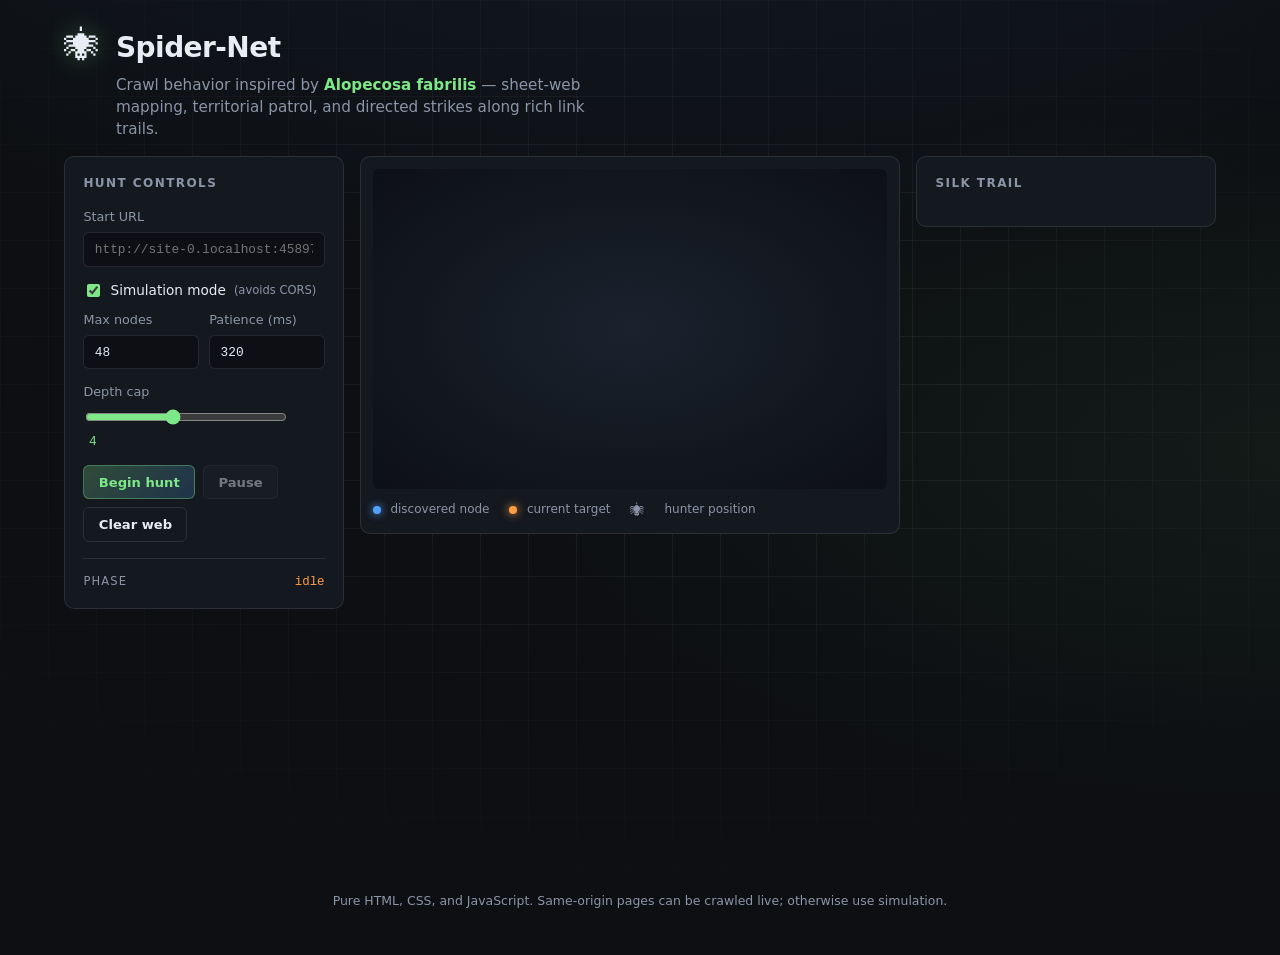
<file: index.html>
<!DOCTYPE html>
<html lang="en">
<head>
  <meta charset="UTF-8" />
  <meta name="viewport" content="width=device-width, initial-scale=1" />
  <title>Spider-Net — Fabrilis crawl</title>
  <link rel="stylesheet" href="styles.css" />
</head>
<body>
  <div class="web-bg" aria-hidden="true"></div>

  <header class="header">
    <div class="brand">
      <span class="brand-icon" aria-hidden="true">🕷</span>
      <div>
        <h1>Spider-Net</h1>
        <p class="tagline">
          Crawl behavior inspired by <em>Alopecosa fabrilis</em> — sheet-web mapping,
          territorial patrol, and directed strikes along rich link trails.
        </p>
      </div>
    </div>
  </header>

  <main class="layout">
    <section class="panel controls-panel" aria-label="Crawler controls">
      <h2>Hunt controls</h2>

      <label class="field">
        <span>Start URL</span>
        <input type="url" id="startUrl" placeholder="https://yoursite.com/" autocomplete="off" />
      </label>

      <div class="row">
        <label class="check">
          <input type="checkbox" id="simMode" checked />
          <span>Simulation mode</span>
        </label>
        <span class="hint" title="Browsers block cross-origin HTML reads. Simulation builds a synthetic site graph; turn off when serving this app from the same origin as the target.">
          (avoids CORS)
        </span>
      </div>

      <div class="grid-2">
        <label class="field">
          <span>Max nodes</span>
          <input type="number" id="maxNodes" min="5" max="500" value="48" />
        </label>
        <label class="field">
          <span>Patience (ms)</span>
          <input type="number" id="delayMs" min="0" max="5000" value="320" />
        </label>
      </div>

      <label class="field">
        <span>Depth cap</span>
        <input type="range" id="maxDepth" min="1" max="8" value="4" />
        <span class="range-val" id="maxDepthVal">4</span>
      </label>

      <div class="actions">
        <button type="button" class="btn primary" id="btnStart">Begin hunt</button>
        <button type="button" class="btn" id="btnPause" disabled>Pause</button>
        <button type="button" class="btn ghost" id="btnReset">Clear web</button>
      </div>

      <div class="phase" id="phaseDisplay">
        <span class="phase-label">Phase</span>
        <span class="phase-value" id="phaseValue">idle</span>
      </div>
    </section>

    <section class="viz-wrap" aria-label="Web graph">
      <canvas id="webCanvas" width="900" height="560"></canvas>
      <div class="viz-legend">
        <span><i class="dot prey"></i> discovered node</span>
        <span><i class="dot current"></i> current target</span>
        <span class="spider-mini" aria-hidden="true">🕷</span>
        <span>hunter position</span>
      </div>
    </section>

    <section class="panel log-panel" aria-label="Discovery log">
      <h2>Silk trail</h2>
      <div class="stats" id="stats"></div>
      <ol class="log" id="log" reversed></ol>
    </section>
  </main>

  <nav class="sublinks" aria-label="Games and tools">
    <div class="sublinks-inner">
      <div class="sublinks-col">
        <h2 class="sublinks-title">Games</h2>
        <ul class="sublinks-list">
          <li><a href="games/snake.html">Snake</a></li>
          <li><a href="games/tictactoe.html">Tic-tac-toe</a></li>
          <li><a href="games/memory.html">Memory</a></li>
          <li><a href="games/reaction.html">Reaction test</a></li>
        </ul>
      </div>
      <div class="sublinks-col">
        <h2 class="sublinks-title">Useful</h2>
        <ul class="sublinks-list">
          <li><a href="search.html">Search pages</a></li>
          <li><a href="useful/calculator.html">Calculator</a></li>
          <li><a href="useful/todo.html">Todo list</a></li>
          <li><a href="useful/pomodoro.html">Pomodoro</a></li>
          <li><a href="useful/password.html">Password generator</a></li>
        </ul>
      </div>
    </div>
  </nav>

  <footer class="footer">
    <p>
      Pure HTML, CSS, and JavaScript. Same-origin pages can be crawled live; otherwise use simulation.
    </p>
  </footer>

  <script src="app.js"></script>
</body>
</html>
</file>
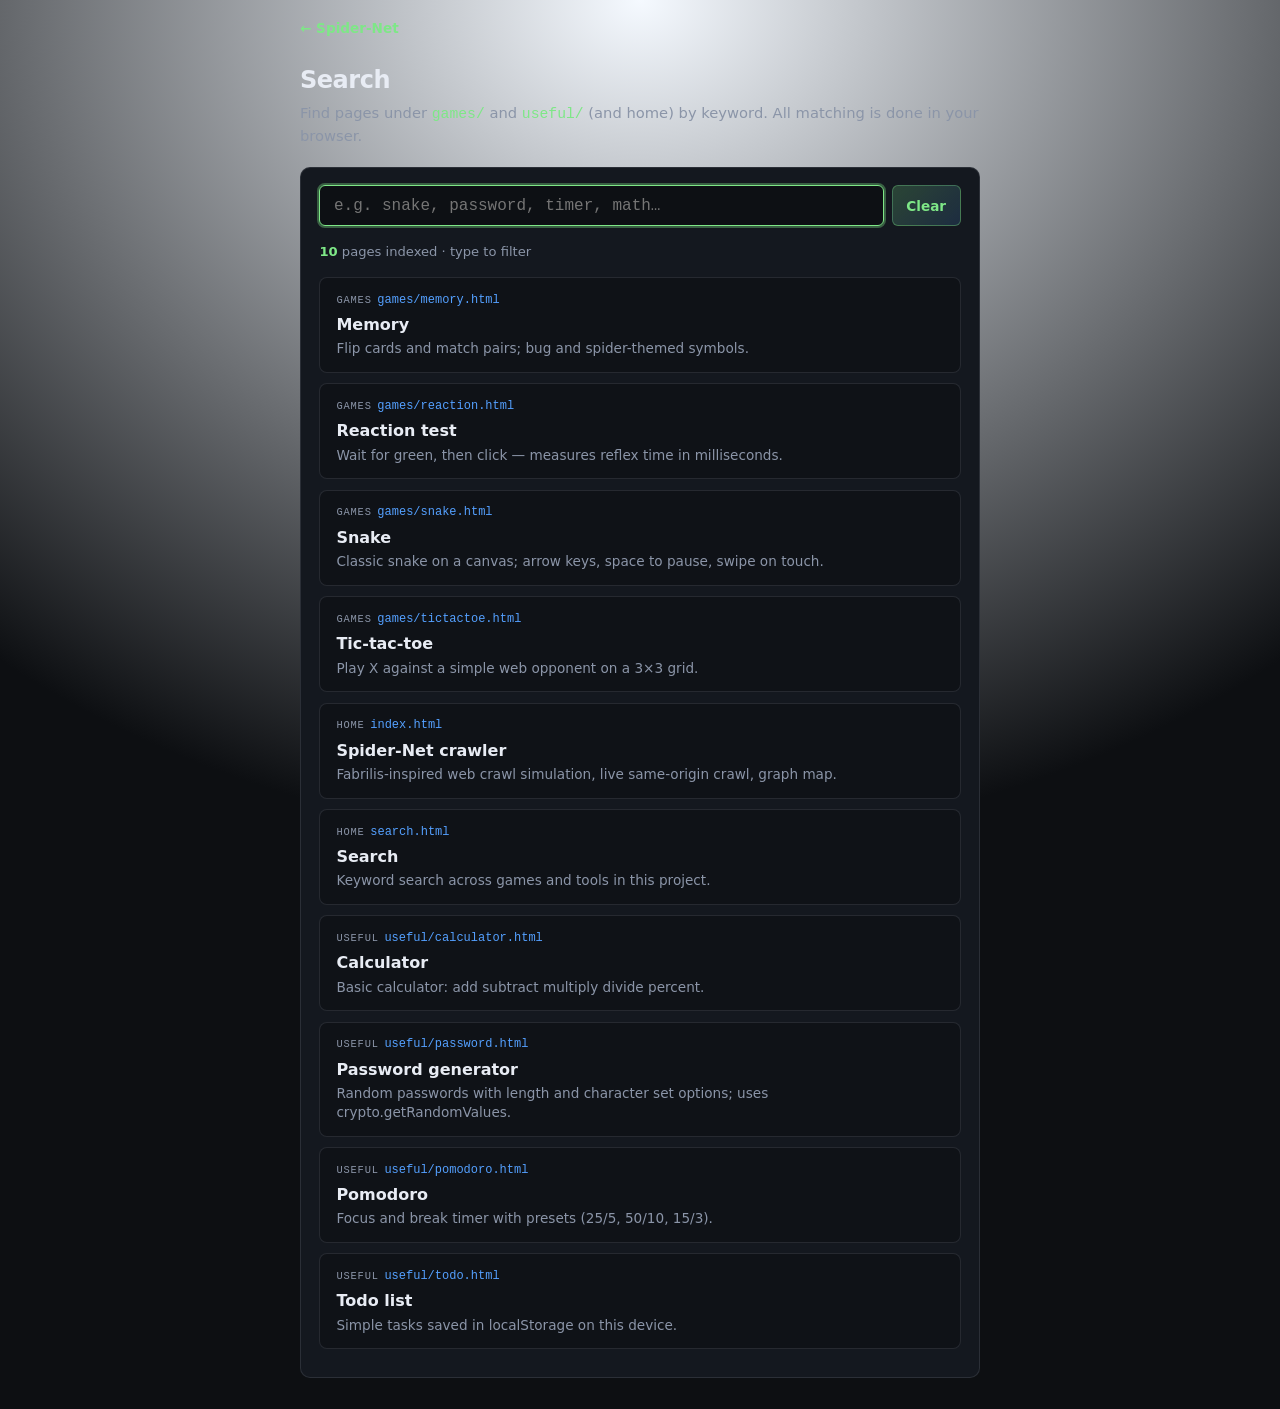
<file: search.html>
<!DOCTYPE html>
<html lang="en">
<head>
  <meta charset="UTF-8" />
  <meta name="viewport" content="width=device-width, initial-scale=1" />
  <title>Search — Spider-Net</title>
  <link rel="stylesheet" href="subpage.css" />
  <style>
    .search-bar {
      display: flex;
      gap: 8px;
      flex-wrap: wrap;
      margin-bottom: 1rem;
    }
    .search-bar input[type="search"] {
      flex: 1;
      min-width: 200px;
      font-size: 1rem;
      padding: 0.65rem 0.85rem;
    }
    .search-meta {
      font-size: 0.82rem;
      color: var(--muted);
      margin-bottom: 1rem;
    }
    .search-meta strong {
      color: var(--accent);
    }
    .results {
      list-style: none;
      margin: 0;
      padding: 0;
    }
    .results li {
      margin-bottom: 0.65rem;
    }
    .hit {
      display: block;
      padding: 0.85rem 1rem;
      border-radius: 8px;
      border: 1px solid var(--border);
      background: rgba(0, 0, 0, 0.25);
      text-decoration: none;
      color: inherit;
      transition: border-color 0.15s, background 0.15s;
    }
    .hit:hover {
      border-color: var(--accent-dim);
      background: rgba(126, 231, 135, 0.06);
    }
    .hit-path {
      font-family: var(--mono);
      font-size: 0.75rem;
      color: var(--patrol);
      margin-bottom: 0.25rem;
    }
    .hit-title {
      font-weight: 700;
      font-size: 1rem;
      color: var(--text);
      margin-bottom: 0.2rem;
    }
    .hit-desc {
      font-size: 0.85rem;
      color: var(--muted);
      line-height: 1.4;
    }
    .hit-score {
      font-size: 0.7rem;
      color: var(--muted);
      margin-top: 0.35rem;
      font-family: var(--mono);
    }
    .empty {
      text-align: center;
      color: var(--muted);
      padding: 2rem 1rem;
      font-size: 0.95rem;
    }
    .folder-tag {
      display: inline-block;
      font-size: 0.65rem;
      text-transform: uppercase;
      letter-spacing: 0.08em;
      color: var(--muted);
      margin-right: 0.35rem;
    }
  </style>
</head>
<body>
  <div class="subpage-top"><a class="back" href="index.html">← Spider-Net</a></div>
  <main class="subpage-main">
    <h1>Search</h1>
    <p class="lede">
      Find pages under <code style="color: var(--accent)">games/</code> and
      <code style="color: var(--accent)">useful/</code> (and home) by keyword. All matching is done in your browser.
    </p>

    <div class="card">
      <div class="search-bar">
        <input
          type="search"
          id="q"
          placeholder="e.g. snake, password, timer, math…"
          autocomplete="off"
          aria-label="Search keywords"
          autofocus
        />
        <button type="button" class="btn btn-primary" id="clear">Clear</button>
      </div>
      <p class="search-meta" id="meta"><strong id="count">0</strong> pages indexed · type to filter</p>
      <ul class="results" id="results" aria-live="polite"></ul>
    </div>
  </main>
  <script>
(function () {
  /**
   * Curated index: paths under this site + terms people might search.
   * Add rows here when you add new HTML under games/ or useful/.
   */
  const PAGES = [
    {
      path: "index.html",
      folder: "home",
      title: "Spider-Net crawler",
      desc: "Fabrilis-inspired web crawl simulation, live same-origin crawl, graph map.",
      keywords:
        "crawler spider web crawl graph map alopecosa fabrilis simulation territory patrol strike hunt nodes",
    },
    {
      path: "search.html",
      folder: "home",
      title: "Search",
      desc: "Keyword search across games and tools in this project.",
      keywords: "search find keyword lookup index directory",
    },
    {
      path: "games/snake.html",
      folder: "games",
      title: "Snake",
      desc: "Classic snake on a canvas; arrow keys, space to pause, swipe on touch.",
      keywords: "game snake arcade eat dots score keyboard mobile canvas",
    },
    {
      path: "games/tictactoe.html",
      folder: "games",
      title: "Tic-tac-toe",
      desc: "Play X against a simple web opponent on a 3×3 grid.",
      keywords: "game tic tac toe noughts crosses x o grid board",
    },
    {
      path: "games/memory.html",
      folder: "games",
      title: "Memory",
      desc: "Flip cards and match pairs; bug and spider-themed symbols.",
      keywords: "game memory pairs match cards flip concentration",
    },
    {
      path: "games/reaction.html",
      folder: "games",
      title: "Reaction test",
      desc: "Wait for green, then click — measures reflex time in milliseconds.",
      keywords: "game reaction reflex speed timing click test ms latency",
    },
    {
      path: "useful/calculator.html",
      folder: "useful",
      title: "Calculator",
      desc: "Basic calculator: add subtract multiply divide percent.",
      keywords: "tool calculator math arithmetic numbers plus minus times divide percent",
    },
    {
      path: "useful/todo.html",
      folder: "useful",
      title: "Todo list",
      desc: "Simple tasks saved in localStorage on this device.",
      keywords: "tool todo task list checklist productivity reminders local",
    },
    {
      path: "useful/pomodoro.html",
      folder: "useful",
      title: "Pomodoro",
      desc: "Focus and break timer with presets (25/5, 50/10, 15/3).",
      keywords: "tool pomodoro timer focus break productivity work session clock",
    },
    {
      path: "useful/password.html",
      folder: "useful",
      title: "Password generator",
      desc: "Random passwords with length and character set options; uses crypto.getRandomValues.",
      keywords: "tool password generator random secure crypto copy security login",
    },
  ];

  const qEl = document.getElementById("q");
  const resultsEl = document.getElementById("results");
  const countEl = document.getElementById("count");
  const metaEl = document.getElementById("meta");
  const clearBtn = document.getElementById("clear");

  function tokens(s) {
    return s
      .toLowerCase()
      .trim()
      .split(/\s+/)
      .filter(Boolean);
  }

  function scorePage(page, toks) {
    if (!toks.length) return { score: 0, hits: [] };
    let score = 0;
    const hits = [];
    for (const t of toks) {
      if (!t) continue;
      if (page.title.toLowerCase().includes(t)) {
        score += 12;
        hits.push("title");
      }
      if (page.keywords.includes(t)) {
        score += 8;
        hits.push("keywords");
      }
      if (page.desc.toLowerCase().includes(t)) {
        score += 5;
        hits.push("description");
      }
      if (page.path.toLowerCase().includes(t)) {
        score += 4;
        hits.push("path");
      }
      if (page.folder.includes(t)) {
        score += 3;
        hits.push("folder");
      }
    }
    return { score, hits: [...new Set(hits)] };
  }

  function render() {
    const toks = tokens(qEl.value);
    countEl.textContent = String(PAGES.length);

    let ranked = PAGES.map((p) => ({ p, ...scorePage(p, toks) }));

    if (toks.length) {
      ranked = ranked.filter((x) => x.score > 0).sort((a, b) => b.score - a.score);
      metaEl.innerHTML =
        "<strong>" +
        ranked.length +
        "</strong> match" +
        (ranked.length === 1 ? "" : "es") +
        " · <strong>" +
        PAGES.length +
        "</strong> indexed";
    } else {
      ranked.sort((a, b) => {
        const fa = a.p.folder + a.p.path;
        const fb = b.p.folder + b.p.path;
        return fa.localeCompare(fb);
      });
      metaEl.innerHTML =
        "<strong>" +
        PAGES.length +
        "</strong> pages indexed · type to filter";
    }

    resultsEl.innerHTML = "";
    if (toks.length && ranked.length === 0) {
      const div = document.createElement("div");
      div.className = "empty";
      div.textContent = "No pages match those keywords. Try broader terms (e.g. “game” or “tool”).";
      resultsEl.appendChild(div);
      return;
    }

    for (const { p, score, hits } of ranked) {
      const li = document.createElement("li");
      const a = document.createElement("a");
      a.className = "hit";
      a.href = p.path;

      const pathRow = document.createElement("div");
      pathRow.className = "hit-path";
      pathRow.innerHTML =
        '<span class="folder-tag">' +
        p.folder +
        "</span>" +
        p.path;

      const title = document.createElement("div");
      title.className = "hit-title";
      title.textContent = p.title;

      const desc = document.createElement("div");
      desc.className = "hit-desc";
      desc.textContent = p.desc;

      a.appendChild(pathRow);
      a.appendChild(title);
      a.appendChild(desc);

      if (toks.length && score > 0) {
        const sc = document.createElement("div");
        sc.className = "hit-score";
        sc.textContent = "Relevance " + score + (hits.length ? " · matched: " + hits.join(", ") : "");
        a.appendChild(sc);
      }

      li.appendChild(a);
      resultsEl.appendChild(li);
    }
  }

  let t = null;
  qEl.addEventListener("input", () => {
    clearTimeout(t);
    t = setTimeout(render, 120);
  });

  clearBtn.addEventListener("click", () => {
    qEl.value = "";
    render();
    qEl.focus();
  });

  render();
})();
  </script>
</body>
</html>
</file>
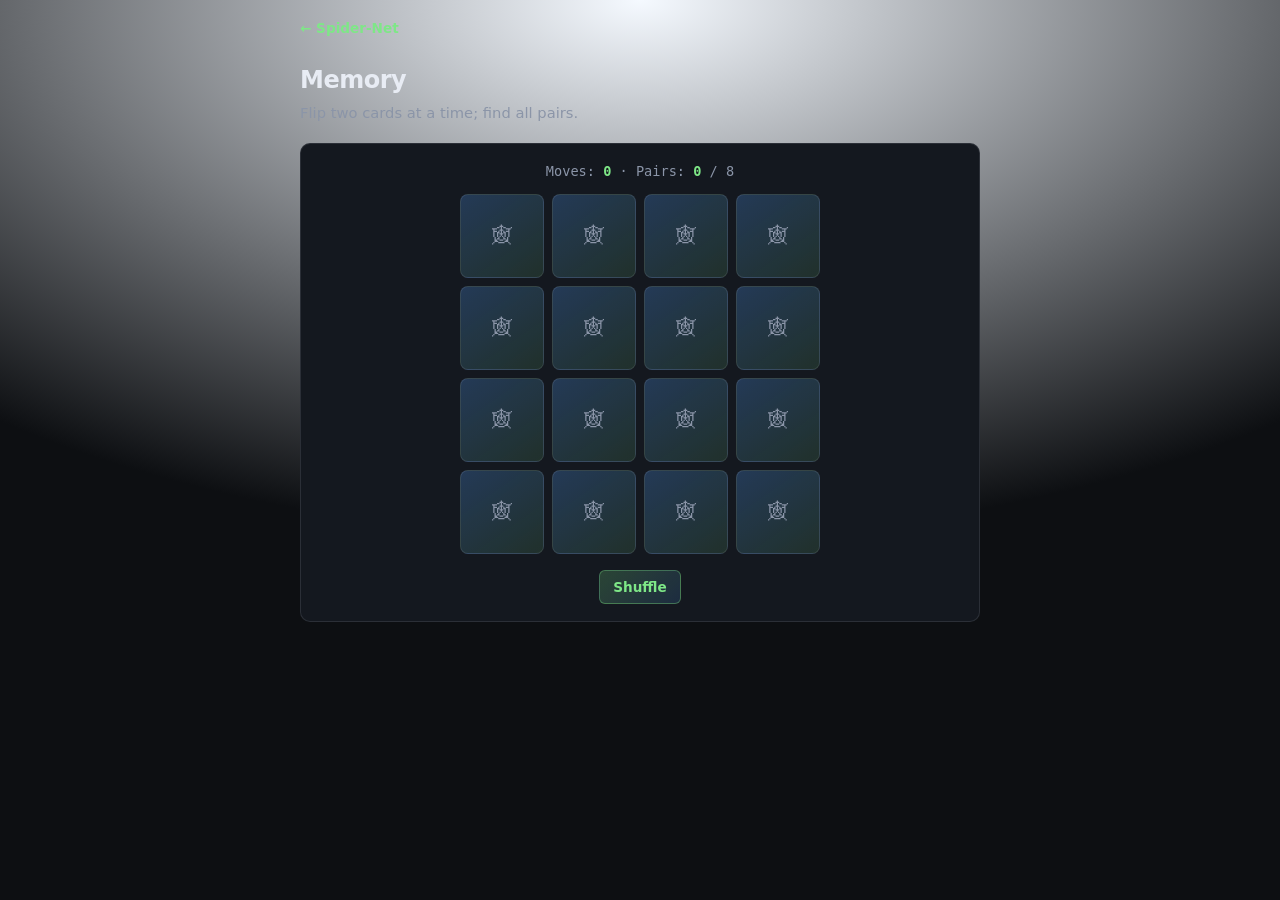
<file: games/memory.html>
<!DOCTYPE html>
<html lang="en">
<head>
  <meta charset="UTF-8" />
  <meta name="viewport" content="width=device-width, initial-scale=1" />
  <title>Memory — Spider-Net</title>
  <link rel="stylesheet" href="../subpage.css" />
  <style>
    .mem-hud {
      font-family: var(--mono);
      font-size: 0.85rem;
      color: var(--muted);
      margin-bottom: 0.75rem;
      text-align: center;
    }
    .mem-hud strong { color: var(--accent); }
    .mem-grid {
      display: grid;
      grid-template-columns: repeat(4, 1fr);
      gap: 8px;
      max-width: 360px;
      margin: 0 auto;
    }
    @media (max-width: 400px) {
      .mem-grid { grid-template-columns: repeat(3, 1fr); }
    }
    .mem-card {
      aspect-ratio: 1;
      border-radius: 8px;
      border: 1px solid var(--border);
      background: rgba(84, 160, 255, 0.2);
      cursor: pointer;
      display: flex;
      align-items: center;
      justify-content: center;
      font-size: 1.75rem;
      transition: transform 0.15s, background 0.15s;
      user-select: none;
    }
    .mem-card:hover:not(:disabled) {
      transform: scale(1.03);
    }
    .mem-card:disabled {
      cursor: default;
    }
    .mem-card.face-down {
      background: linear-gradient(145deg, rgba(84, 160, 255, 0.25), rgba(126, 231, 135, 0.12));
      color: transparent;
    }
    .mem-card.face-down::after {
      content: "🕸";
      color: var(--muted);
      font-size: 1.25rem;
    }
    .mem-card.matched {
      background: rgba(126, 231, 135, 0.2);
      border-color: var(--accent-dim);
    }
    .mem-actions { text-align: center; margin-top: 1rem; }
  </style>
</head>
<body>
  <div class="subpage-top"><a class="back" href="../index.html">← Spider-Net</a></div>
  <main class="subpage-main">
    <h1>Memory</h1>
    <p class="lede">Flip two cards at a time; find all pairs.</p>
    <div class="card">
      <div class="mem-hud">Moves: <strong id="moves">0</strong> · Pairs: <strong id="pairs">0</strong> / <span id="total">8</span></div>
      <div class="mem-grid" id="grid" aria-label="Memory cards"></div>
      <div class="mem-actions"><button type="button" class="btn btn-primary" id="shuffle">Shuffle</button></div>
    </div>
  </main>
  <script>
(function () {
  const symbols = ["🪲", "🦗", "🕷", "🪰", "🐜", "🐝", "🦋", "🐞"];
  const gridEl = document.getElementById("grid");
  const movesEl = document.getElementById("moves");
  const pairsEl = document.getElementById("pairs");
  const totalEl = document.getElementById("total");
  let deck, flipped, moves, matchedCount, lock;

  function shuffle(a) {
    const arr = [...a];
    for (let i = arr.length - 1; i > 0; i--) {
      const j = Math.floor(Math.random() * (i + 1));
      [arr[i], arr[j]] = [arr[j], arr[i]];
    }
    return arr;
  }

  function buildDeck() {
    const pairCount = window.innerWidth < 400 ? 6 : 8;
    const syms = symbols.slice(0, pairCount);
    totalEl.textContent = String(pairCount);
    return shuffle([...syms, ...syms].map((s, i) => ({ id: i, sym: s, matched: false })));
  }

  function render() {
    gridEl.innerHTML = "";
    gridEl.style.gridTemplateColumns = deck.length <= 12 ? "repeat(3, 1fr)" : "repeat(4, 1fr)";
    deck.forEach((card, idx) => {
      const b = document.createElement("button");
      b.type = "button";
      b.className = "mem-card";
      if (card.matched) {
        b.classList.add("matched");
        b.textContent = card.sym;
        b.disabled = true;
      } else if (flipped.includes(idx)) {
        b.textContent = card.sym;
        b.disabled = lock;
      } else {
        b.classList.add("face-down");
        b.disabled = lock;
      }
      b.addEventListener("click", () => flip(idx));
      gridEl.appendChild(b);
    });
  }

  function flip(idx) {
    if (lock || deck[idx].matched || flipped.includes(idx)) return;
    if (flipped.length >= 2) return;
    flipped.push(idx);
    render();
    if (flipped.length < 2) return;
    moves++;
    movesEl.textContent = String(moves);
    lock = true;
    const [a, b] = flipped;
    if (deck[a].sym === deck[b].sym) {
      deck[a].matched = deck[b].matched = true;
      matchedCount++;
      pairsEl.textContent = String(matchedCount);
      flipped = [];
      lock = false;
      render();
      if (matchedCount === deck.length / 2) {
        gridEl.setAttribute("aria-label", "You matched all pairs");
      }
    } else {
      setTimeout(() => {
        flipped = [];
        lock = false;
        render();
      }, 650);
    }
  }

  function reset() {
    deck = buildDeck();
    flipped = [];
    moves = 0;
    matchedCount = 0;
    lock = false;
    movesEl.textContent = "0";
    pairsEl.textContent = "0";
    render();
  }

  document.getElementById("shuffle").addEventListener("click", reset);
  window.addEventListener("resize", () => {
    if (deck && deck.length !== (window.innerWidth < 400 ? 12 : 16)) reset();
  });
  reset();
})();
  </script>
</body>
</html>
</file>
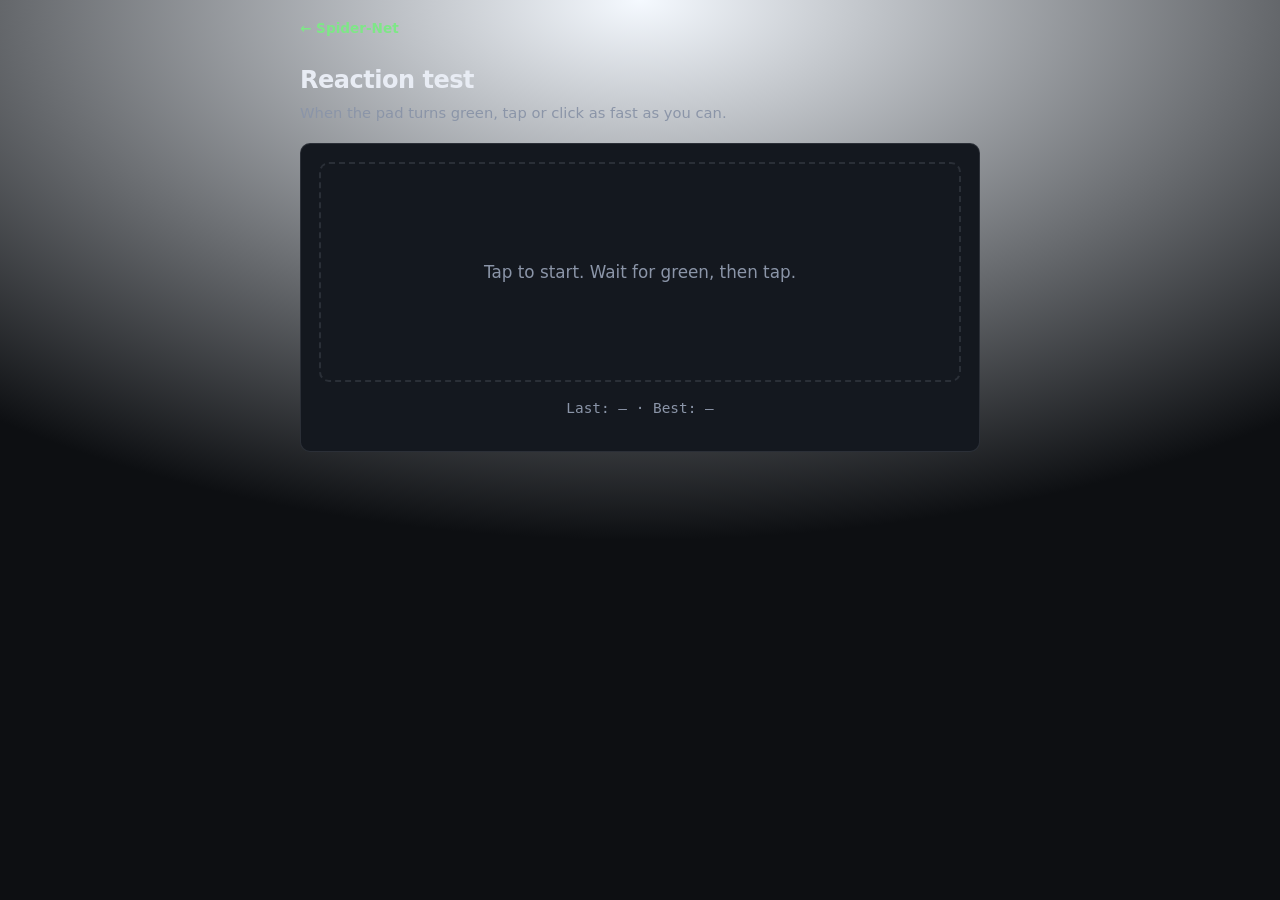
<file: games/reaction.html>
<!DOCTYPE html>
<html lang="en">
<head>
  <meta charset="UTF-8" />
  <meta name="viewport" content="width=device-width, initial-scale=1" />
  <title>Reaction test — Spider-Net</title>
  <link rel="stylesheet" href="../subpage.css" />
  <style>
    .rx-zone {
      min-height: 220px;
      border-radius: 10px;
      border: 2px dashed var(--border);
      display: flex;
      align-items: center;
      justify-content: center;
      text-align: center;
      padding: 1.5rem;
      cursor: pointer;
      user-select: none;
      transition: background 0.12s, border-color 0.12s;
      font-size: 1.05rem;
      color: var(--muted);
    }
    .rx-zone.wait {
      background: rgba(255, 159, 67, 0.12);
      border-color: rgba(255, 159, 67, 0.45);
      color: #ff9f43;
    }
    .rx-zone.go {
      background: rgba(126, 231, 135, 0.2);
      border-color: var(--accent-dim);
      color: var(--accent);
      font-weight: 700;
      font-size: 1.25rem;
    }
    .rx-zone.too-soon {
      background: rgba(255, 107, 107, 0.12);
      border-color: rgba(255, 107, 107, 0.4);
      color: var(--danger);
    }
    .rx-last {
      font-family: var(--mono);
      margin-top: 1rem;
      text-align: center;
      color: var(--muted);
      font-size: 0.9rem;
    }
    .rx-last strong {
      color: var(--accent);
    }
  </style>
</head>
<body>
  <div class="subpage-top"><a class="back" href="../index.html">← Spider-Net</a></div>
  <main class="subpage-main">
    <h1>Reaction test</h1>
    <p class="lede">When the pad turns green, tap or click as fast as you can.</p>
    <div class="card">
      <div class="rx-zone" id="zone" tabindex="0" role="button" aria-label="Reaction area">
        Tap to start. Wait for green, then tap.
      </div>
      <p class="rx-last" id="last">Last: — · Best: —</p>
    </div>
  </main>
  <script>
(function () {
  const zone = document.getElementById("zone");
  const lastEl = document.getElementById("last");
  const IDLE = 0,
    ARMED = 1,
    WAIT = 2,
    GO = 3;
  let state = IDLE;
  let tGo = 0;
  let timeoutId = null;
  let best = null;

  function setZone(cls, text) {
    zone.className = "rx-zone" + (cls ? " " + cls : "");
    zone.textContent = text;
  }

  function clearTimer() {
    if (timeoutId) {
      clearTimeout(timeoutId);
      timeoutId = null;
    }
  }

  function arm() {
    clearTimer();
    state = WAIT;
    setZone("wait", "Wait for green…");
    const delay = 1500 + Math.random() * 2500;
    timeoutId = setTimeout(() => {
      state = GO;
      tGo = performance.now();
      setZone("go", "Now!");
    }, delay);
  }

  function onPress() {
    if (state === IDLE || state === ARMED) {
      state = ARMED;
      arm();
      return;
    }
    if (state === WAIT) {
      clearTimer();
      state = IDLE;
      setZone("too-soon", "Too soon. Tap to try again.");
      return;
    }
    if (state === GO) {
      const ms = Math.round(performance.now() - tGo);
      if (best === null || ms < best) best = ms;
      lastEl.innerHTML = "Last: <strong>" + ms + " ms</strong> · Best: <strong>" + (best ?? "—") + " ms</strong>";
      state = IDLE;
      setZone("", "Tap to run again.");
    }
  }

  zone.addEventListener("click", onPress);
  zone.addEventListener("keydown", (e) => {
    if (e.key === " " || e.key === "Enter") {
      e.preventDefault();
      onPress();
    }
  });
})();
  </script>
</body>
</html>
</file>
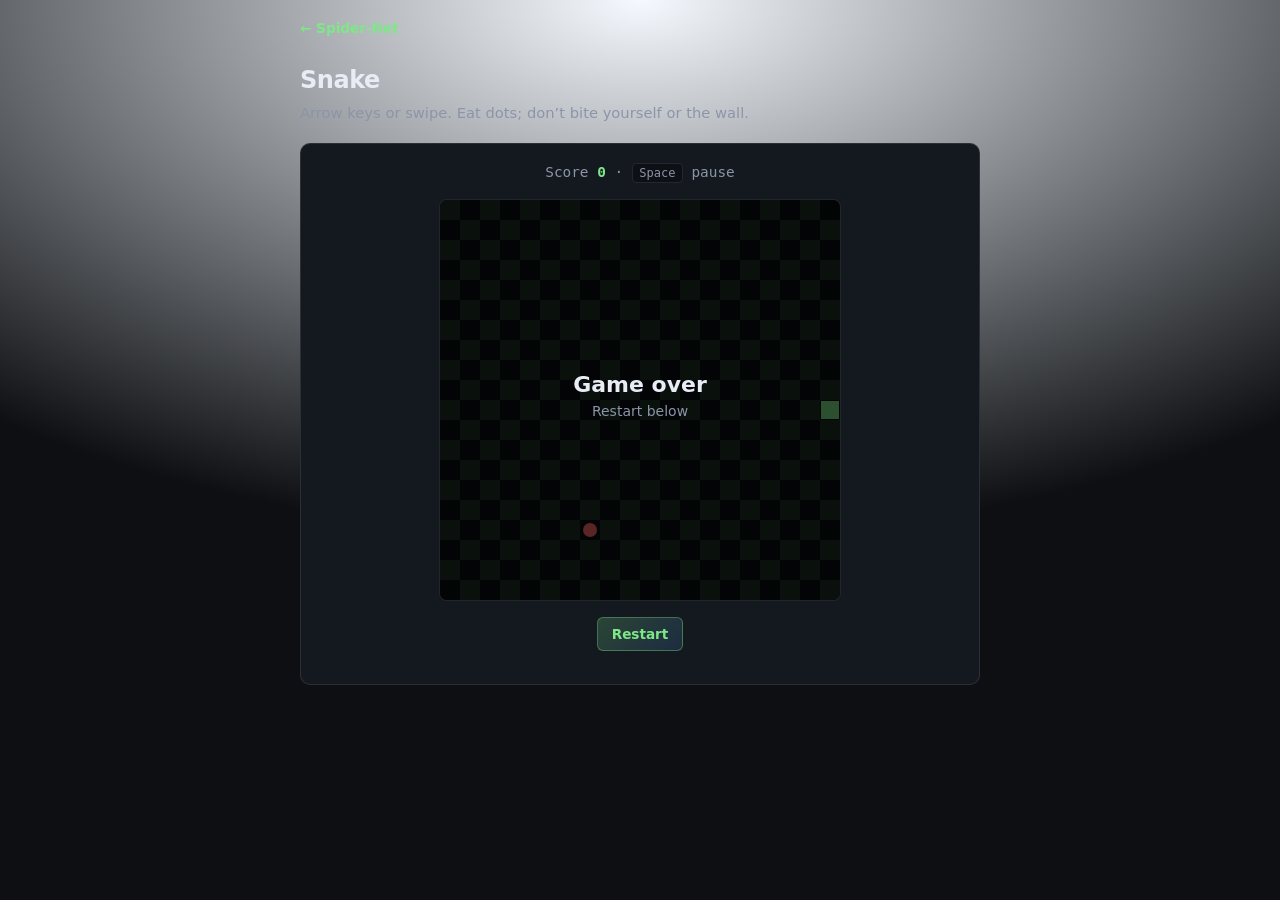
<file: games/snake.html>
<!DOCTYPE html>
<html lang="en">
<head>
  <meta charset="UTF-8" />
  <meta name="viewport" content="width=device-width, initial-scale=1" />
  <title>Snake — Spider-Net</title>
  <link rel="stylesheet" href="../subpage.css" />
  <style>
    .snake-wrap { text-align: center; }
    canvas {
      display: block;
      margin: 1rem auto;
      border-radius: 8px;
      border: 1px solid var(--border);
      background: #0a0c10;
      max-width: 100%;
      height: auto;
    }
    .snake-hud {
      font-family: var(--mono);
      font-size: 0.9rem;
      color: var(--muted);
      margin-bottom: 0.5rem;
    }
    .snake-hud strong { color: var(--accent); }
  </style>
</head>
<body>
  <div class="subpage-top"><a class="back" href="../index.html">← Spider-Net</a></div>
  <main class="subpage-main">
    <h1>Snake</h1>
    <p class="lede">Arrow keys or swipe. Eat dots; don’t bite yourself or the wall.</p>
    <div class="card snake-wrap">
      <div class="snake-hud">Score <strong id="score">0</strong> · <kbd>Space</kbd> pause</div>
      <canvas id="c" width="400" height="400" aria-label="Snake game"></canvas>
      <p><button type="button" class="btn btn-primary" id="restart">Restart</button></p>
    </div>
  </main>
  <script>
(function () {
  const canvas = document.getElementById("c");
  const ctx = canvas.getContext("2d");
  const scoreEl = document.getElementById("score");
  const cell = 20;
  const cols = Math.floor(canvas.width / cell);
  const rows = Math.floor(canvas.height / cell);
  let snake, dir, nextDir, food, score, tick, paused, alive;

  function randCell() {
    return { x: Math.floor(Math.random() * cols), y: Math.floor(Math.random() * rows) };
  }

  function placeFood() {
    let p;
    do {
      p = randCell();
    } while (snake.some((s) => s.x === p.x && s.y === p.y));
    food = p;
  }

  function reset() {
    snake = [{ x: Math.floor(cols / 2), y: Math.floor(rows / 2) }];
    dir = { x: 1, y: 0 };
    nextDir = { ...dir };
    score = 0;
    tick = 0;
    paused = false;
    alive = true;
    scoreEl.textContent = "0";
    placeFood();
  }

  function step() {
    if (!alive || paused) return;
    tick++;
    if (tick % 6 !== 0) return;
    dir = { ...nextDir };
    const head = { x: snake[0].x + dir.x, y: snake[0].y + dir.y };
    if (head.x < 0 || head.x >= cols || head.y < 0 || head.y >= rows) {
      alive = false;
      return;
    }
    if (snake.some((s) => s.x === head.x && s.y === head.y)) {
      alive = false;
      return;
    }
    snake.unshift(head);
    if (head.x === food.x && head.y === food.y) {
      score += 10;
      scoreEl.textContent = String(score);
      placeFood();
    } else {
      snake.pop();
    }
  }

  function draw() {
    ctx.fillStyle = "#0a0c10";
    ctx.fillRect(0, 0, canvas.width, canvas.height);
    ctx.fillStyle = "rgba(126, 231, 135, 0.15)";
    for (let x = 0; x < cols; x++)
      for (let y = 0; y < rows; y++)
        if ((x + y) % 2 === 0) ctx.fillRect(x * cell, y * cell, cell, cell);
    ctx.fillStyle = "#ff6b6b";
    ctx.beginPath();
    ctx.arc(food.x * cell + cell / 2, food.y * cell + cell / 2, cell * 0.35, 0, Math.PI * 2);
    ctx.fill();
    snake.forEach((seg, i) => {
      ctx.fillStyle = i === 0 ? "#7ee787" : "rgba(126, 231, 135, 0.75)";
      const pad = i === 0 ? 1 : 2;
      ctx.fillRect(seg.x * cell + pad, seg.y * cell + pad, cell - pad * 2, cell - pad * 2);
    });
    if (!alive) {
      ctx.fillStyle = "rgba(0,0,0,0.65)";
      ctx.fillRect(0, 0, canvas.width, canvas.height);
      ctx.fillStyle = "#e8ecf4";
      ctx.font = "bold 22px system-ui";
      ctx.textAlign = "center";
      ctx.fillText("Game over", canvas.width / 2, canvas.height / 2 - 8);
      ctx.font = "14px system-ui";
      ctx.fillStyle = "#8b95a8";
      ctx.fillText("Restart below", canvas.width / 2, canvas.height / 2 + 16);
    } else if (paused) {
      ctx.fillStyle = "rgba(0,0,0,0.5)";
      ctx.fillRect(0, 0, canvas.width, canvas.height);
      ctx.fillStyle = "#e8ecf4";
      ctx.font = "bold 18px system-ui";
      ctx.textAlign = "center";
      ctx.fillText("Paused", canvas.width / 2, canvas.height / 2);
    }
  }

  function loop() {
    step();
    draw();
    requestAnimationFrame(loop);
  }

  const keyMap = {
    ArrowUp: { x: 0, y: -1 },
    ArrowDown: { x: 0, y: 1 },
    ArrowLeft: { x: -1, y: 0 },
    ArrowRight: { x: 1, y: 0 },
  };

  window.addEventListener("keydown", (e) => {
    if (e.code === "Space") {
      e.preventDefault();
      if (alive) paused = !paused;
      return;
    }
    const d = keyMap[e.key];
    if (!d) return;
    e.preventDefault();
    if (dir.x === -d.x && dir.y === -d.y) return;
    nextDir = d;
  });

  let touchStart = null;
  canvas.addEventListener(
    "touchstart",
    (e) => {
      const t = e.changedTouches[0];
      touchStart = { x: t.clientX, y: t.clientY };
    },
    { passive: true }
  );
  canvas.addEventListener(
    "touchend",
    (e) => {
      if (!touchStart) return;
      const t = e.changedTouches[0];
      const dx = t.clientX - touchStart.x;
      const dy = t.clientY - touchStart.y;
      touchStart = null;
      if (Math.abs(dx) < 20 && Math.abs(dy) < 20) return;
      if (Math.abs(dx) > Math.abs(dy)) {
        const d = dx > 0 ? { x: 1, y: 0 } : { x: -1, y: 0 };
        if (!(dir.x === -d.x && dir.y === -d.y)) nextDir = d;
      } else {
        const d = dy > 0 ? { x: 0, y: 1 } : { x: 0, y: -1 };
        if (!(dir.x === -d.x && dir.y === -d.y)) nextDir = d;
      }
    },
    { passive: true }
  );

  document.getElementById("restart").addEventListener("click", () => {
    reset();
  });

  reset();
  loop();
})();
  </script>
</body>
</html>
</file>
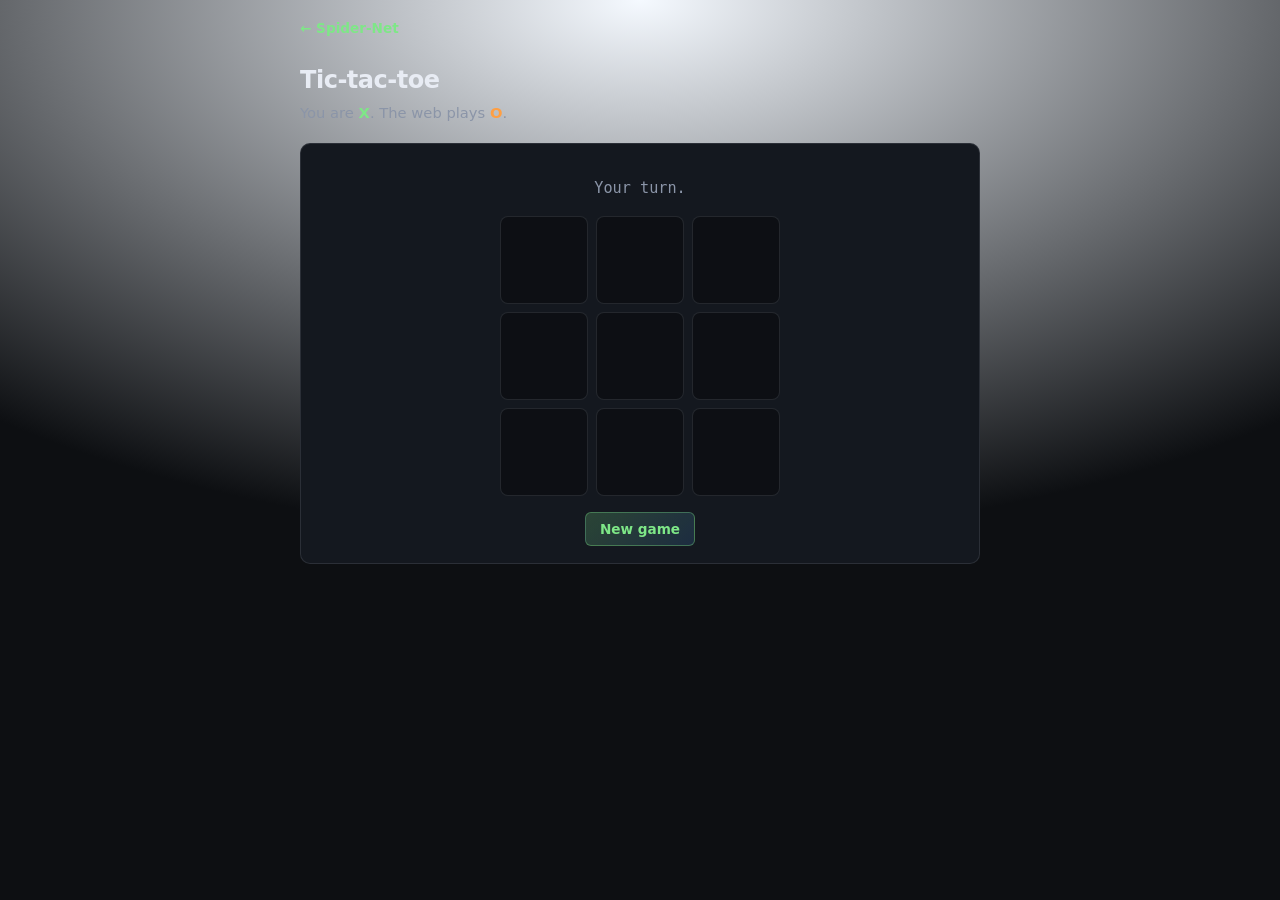
<file: games/tictactoe.html>
<!DOCTYPE html>
<html lang="en">
<head>
  <meta charset="UTF-8" />
  <meta name="viewport" content="width=device-width, initial-scale=1" />
  <title>Tic-tac-toe — Spider-Net</title>
  <link rel="stylesheet" href="../subpage.css" />
  <style>
    .board {
      display: grid;
      grid-template-columns: repeat(3, 1fr);
      gap: 8px;
      max-width: 280px;
      margin: 1rem auto;
    }
    .cell {
      aspect-ratio: 1;
      font-size: 2.25rem;
      font-weight: 700;
      border-radius: 8px;
      border: 1px solid var(--border);
      background: rgba(0, 0, 0, 0.35);
      color: var(--patrol);
      cursor: pointer;
      display: flex;
      align-items: center;
      justify-content: center;
    }
    .cell:hover:not(:disabled) {
      background: rgba(84, 160, 255, 0.12);
    }
    .cell:disabled {
      cursor: default;
      opacity: 0.95;
    }
    .cell.x { color: var(--accent); }
    .cell.o { color: #ff9f43; }
    .status {
      text-align: center;
      font-family: var(--mono);
      font-size: 0.95rem;
      color: var(--muted);
      min-height: 1.5em;
    }
    .status strong { color: var(--text); }
    .ttt-actions { text-align: center; margin-top: 1rem; }
  </style>
</head>
<body>
  <div class="subpage-top"><a class="back" href="../index.html">← Spider-Net</a></div>
  <main class="subpage-main">
    <h1>Tic-tac-toe</h1>
    <p class="lede">You are <strong style="color: var(--accent)">X</strong>. The web plays <strong style="color: #ff9f43">O</strong>.</p>
    <div class="card">
      <p class="status" id="status" role="status">Your turn.</p>
      <div class="board" id="board" aria-label="3 by 3 grid"></div>
      <div class="ttt-actions"><button type="button" class="btn btn-primary" id="newGame">New game</button></div>
    </div>
  </main>
  <script>
(function () {
  const boardEl = document.getElementById("board");
  const statusEl = document.getElementById("status");
  let cells, grid, humanTurn, gameOver;

  function winner(g) {
    const lines = [
      [0, 1, 2],
      [3, 4, 5],
      [6, 7, 8],
      [0, 3, 6],
      [1, 4, 7],
      [2, 5, 8],
      [0, 4, 8],
      [2, 4, 6],
    ];
    for (const [a, b, c] of lines) {
      if (g[a] && g[a] === g[b] && g[a] === g[c]) return g[a];
    }
    if (g.every(Boolean)) return "draw";
    return null;
  }

  function render() {
    boardEl.innerHTML = "";
    cells = [];
    for (let i = 0; i < 9; i++) {
      const b = document.createElement("button");
      b.type = "button";
      b.className = "cell" + (grid[i] === "X" ? " x" : grid[i] === "O" ? " o" : "");
      b.textContent = grid[i] || "";
      b.disabled = !!grid[i] || gameOver || !humanTurn;
      b.addEventListener("click", () => humanMove(i));
      boardEl.appendChild(b);
      cells.push(b);
    }
  }

  function setStatus(msg) {
    statusEl.innerHTML = msg;
  }

  function humanMove(i) {
    if (!humanTurn || gameOver || grid[i]) return;
    grid[i] = "X";
    humanTurn = false;
    const w = winner(grid);
    if (w) return endGame(w);
    render();
    setStatus("Web is thinking…");
    setTimeout(webMove, 280);
  }

  function webMove() {
    const empties = grid.map((v, i) => (v ? -1 : i)).filter((i) => i >= 0);
    if (!empties.length) return endGame("draw");
    let pick = empties[Math.floor(Math.random() * empties.length)];
    for (const i of empties) {
      const t = [...grid];
      t[i] = "O";
      if (winner(t) === "O") {
        pick = i;
        break;
      }
    }
    for (const i of empties) {
      const t = [...grid];
      t[i] = "X";
      if (winner(t) === "X") {
        pick = i;
        break;
      }
    }
    grid[pick] = "O";
    const w = winner(grid);
    if (w) return endGame(w);
    humanTurn = true;
    setStatus("Your turn.");
    render();
  }

  function endGame(w) {
    gameOver = true;
    humanTurn = false;
    if (w === "draw") setStatus("<strong>Draw.</strong>");
    else if (w === "X") setStatus("<strong>You win.</strong>");
    else setStatus("<strong>Web wins.</strong>");
    render();
    cells.forEach((c) => (c.disabled = true));
  }

  function newGame() {
    grid = Array(9).fill("");
    humanTurn = true;
    gameOver = false;
    setStatus("Your turn.");
    render();
  }

  document.getElementById("newGame").addEventListener("click", newGame);
  newGame();
})();
  </script>
</body>
</html>
</file>
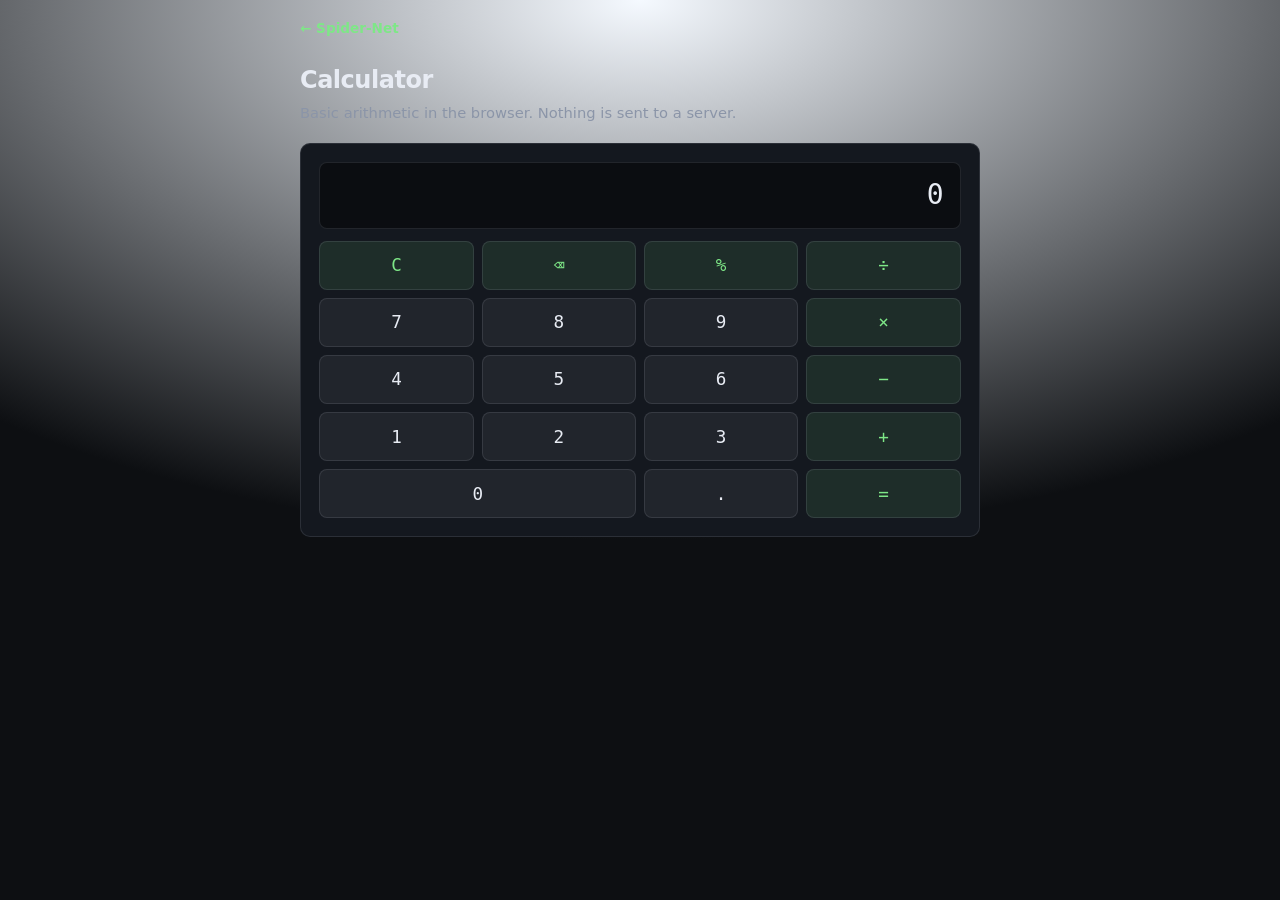
<file: useful/calculator.html>
<!DOCTYPE html>
<html lang="en">
<head>
  <meta charset="UTF-8" />
  <meta name="viewport" content="width=device-width, initial-scale=1" />
  <title>Calculator — Spider-Net</title>
  <link rel="stylesheet" href="../subpage.css" />
  <style>
    .calc-display {
      font-family: var(--mono);
      font-size: 1.75rem;
      text-align: right;
      padding: 0.75rem 1rem;
      background: rgba(0, 0, 0, 0.45);
      border-radius: 8px;
      border: 1px solid var(--border);
      margin-bottom: 0.75rem;
      min-height: 2.75rem;
      word-break: break-all;
    }
    .calc-keys {
      display: grid;
      grid-template-columns: repeat(4, 1fr);
      gap: 8px;
    }
    .calc-keys button {
      font-family: var(--mono);
      font-size: 1.1rem;
      padding: 0.85rem;
      border-radius: 8px;
      border: 1px solid var(--border);
      background: rgba(255, 255, 255, 0.06);
      color: var(--text);
      cursor: pointer;
    }
    .calc-keys button:hover {
      background: rgba(255, 255, 255, 0.12);
    }
    .calc-keys .op {
      color: var(--accent);
      background: rgba(126, 231, 135, 0.1);
    }
    .calc-keys .span2 {
      grid-column: span 2;
    }
  </style>
</head>
<body>
  <div class="subpage-top"><a class="back" href="../index.html">← Spider-Net</a></div>
  <main class="subpage-main">
    <h1>Calculator</h1>
    <p class="lede">Basic arithmetic in the browser. Nothing is sent to a server.</p>
    <div class="card">
      <div class="calc-display" id="display" aria-live="polite">0</div>
      <div class="calc-keys" id="keys"></div>
    </div>
  </main>
  <script>
(function () {
  const display = document.getElementById("display");
  const keys = document.getElementById("keys");
  let current = "0";
  let acc = null;
  let pendingOp = null;
  let fresh = true;

  function fmt(s) {
    const n = parseFloat(s);
    if (!Number.isFinite(n)) return "Error";
    const t = String(+n.toPrecision(12));
    return t.length > 14 ? n.toPrecision(10) : t.replace(/\.?0+$/, "") || "0";
  }

  function update() {
    display.textContent = fmt(current);
  }

  function inputDigit(d) {
    if (fresh) {
      current = d === "." ? "0." : d;
      fresh = false;
    } else {
      if (d === "." && current.includes(".")) return;
      if (current === "0" && d !== ".") current = d;
      else current += d;
    }
    update();
  }

  function compute(a, b, op) {
    if (op === "+") return a + b;
    if (op === "−") return a - b;
    if (op === "×") return a * b;
    if (op === "÷") return b === 0 ? NaN : a / b;
    return b;
  }

  function press(op) {
    const n = parseFloat(current);
    if (!Number.isFinite(n) && op !== "C") return;

    if (op === "C") {
      current = "0";
      acc = null;
      pendingOp = null;
      fresh = true;
      update();
      return;
    }
    if (op === "⌫") {
      if (!fresh && current.length > 1) current = current.slice(0, -1);
      else {
        current = "0";
        fresh = true;
      }
      update();
      return;
    }
    if (op === "%") {
      current = String(parseFloat(current) / 100);
      update();
      return;
    }
    if (["+", "−", "×", "÷"].includes(op)) {
      if (acc !== null && pendingOp !== null && !fresh) {
        acc = compute(acc, n, pendingOp);
        current = String(acc);
        update();
      } else {
        acc = n;
      }
      pendingOp = op;
      fresh = true;
      return;
    }
    if (op === "=") {
      if (acc !== null && pendingOp !== null) {
        acc = compute(acc, n, pendingOp);
        current = String(acc);
        acc = null;
        pendingOp = null;
        fresh = true;
        update();
      }
    }
  }

  const spec = [
    { k: "C", cls: "op" },
    { k: "⌫", cls: "op" },
    { k: "%", cls: "op" },
    { k: "÷", cls: "op" },
    { k: "7" },
    { k: "8" },
    { k: "9" },
    { k: "×", cls: "op" },
    { k: "4" },
    { k: "5" },
    { k: "6" },
    { k: "−", cls: "op" },
    { k: "1" },
    { k: "2" },
    { k: "3" },
    { k: "+", cls: "op" },
    { k: "0", span: 2 },
    { k: "." },
    { k: "=", cls: "op" },
  ];

  spec.forEach(({ k, cls, span }) => {
    const b = document.createElement("button");
    b.type = "button";
    b.textContent = k;
    if (cls) b.className = cls;
    if (span) b.classList.add("span2");
    b.addEventListener("click", () => {
      if ((k >= "0" && k <= "9") || k === ".") inputDigit(k);
      else press(k);
    });
    keys.appendChild(b);
  });

  update();
})();
  </script>
</body>
</html>
</file>
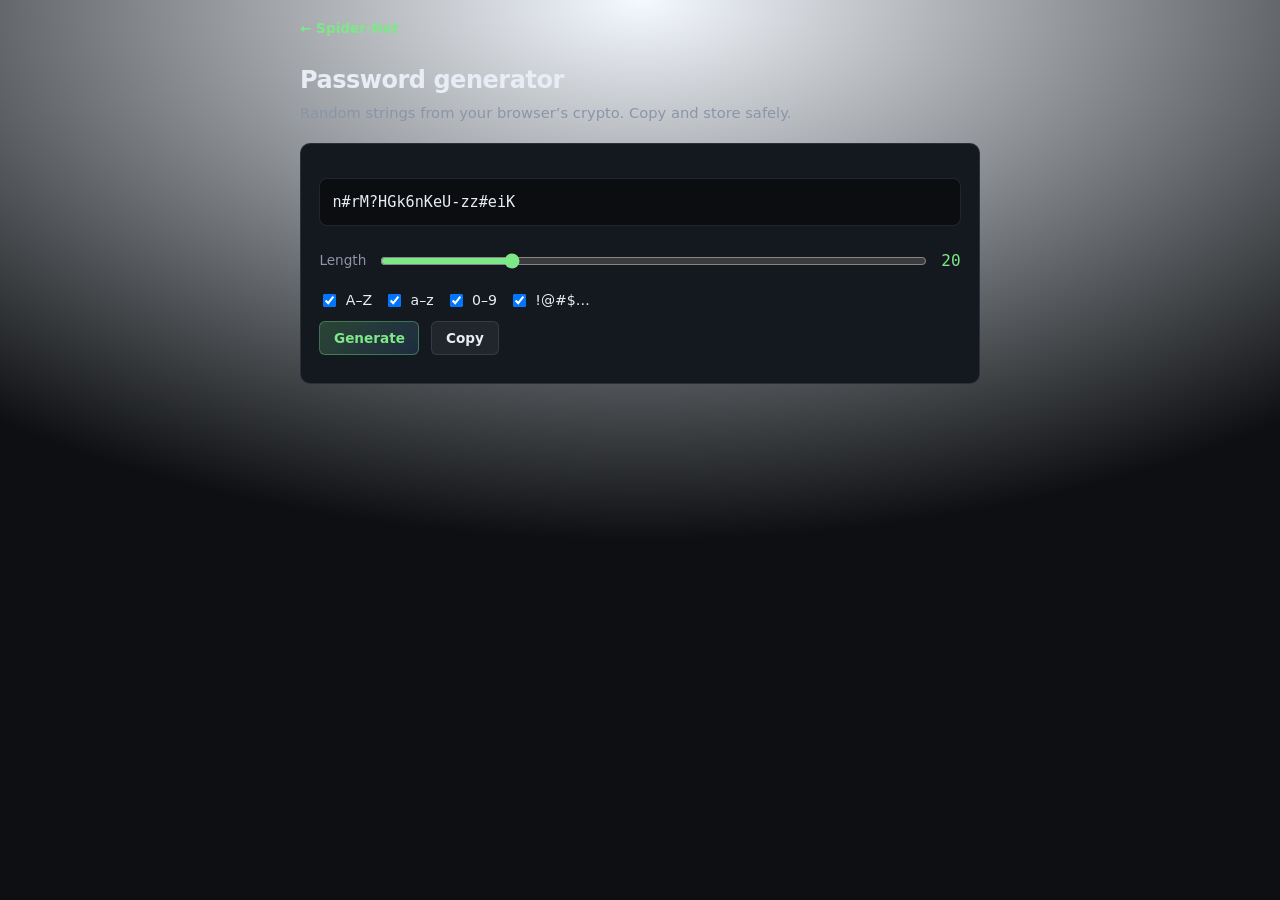
<file: useful/password.html>
<!DOCTYPE html>
<html lang="en">
<head>
  <meta charset="UTF-8" />
  <meta name="viewport" content="width=device-width, initial-scale=1" />
  <title>Password generator — Spider-Net</title>
  <link rel="stylesheet" href="../subpage.css" />
  <style>
    .pw-out {
      font-family: var(--mono);
      font-size: 0.95rem;
      padding: 0.75rem;
      border-radius: 8px;
      border: 1px solid var(--border);
      background: rgba(0, 0, 0, 0.45);
      word-break: break-all;
      margin: 1rem 0;
      min-height: 3rem;
    }
    .pw-row {
      display: flex;
      align-items: center;
      gap: 0.75rem;
      margin: 0.65rem 0;
      flex-wrap: wrap;
    }
    .pw-row label {
      display: flex;
      align-items: center;
      gap: 0.4rem;
      font-size: 0.88rem;
      cursor: pointer;
    }
    .pw-row input[type="range"] {
      flex: 1;
      min-width: 120px;
      accent-color: var(--accent);
    }
  </style>
</head>
<body>
  <div class="subpage-top"><a class="back" href="../index.html">← Spider-Net</a></div>
  <main class="subpage-main">
    <h1>Password generator</h1>
    <p class="lede">Random strings from your browser’s crypto. Copy and store safely.</p>
    <div class="card">
      <div class="pw-out" id="out" aria-live="polite">—</div>
      <div class="pw-row">
        <span style="color: var(--muted); font-size: 0.85rem;">Length</span>
        <input type="range" id="len" min="12" max="48" value="20" />
        <span id="lenVal" style="font-family: var(--mono); color: var(--accent);">20</span>
      </div>
      <div class="pw-row">
        <label><input type="checkbox" id="upper" checked /> A–Z</label>
        <label><input type="checkbox" id="lower" checked /> a–z</label>
        <label><input type="checkbox" id="nums" checked /> 0–9</label>
        <label><input type="checkbox" id="sym" checked /> !@#$…</label>
      </div>
      <div class="pw-row">
        <button type="button" class="btn btn-primary" id="gen">Generate</button>
        <button type="button" class="btn" id="copy">Copy</button>
      </div>
    </div>
  </main>
  <script>
(function () {
  const out = document.getElementById("out");
  const lenEl = document.getElementById("len");
  const lenVal = document.getElementById("lenVal");
  const upper = document.getElementById("upper");
  const lower = document.getElementById("lower");
  const nums = document.getElementById("nums");
  const sym = document.getElementById("sym");

  function charset() {
    let s = "";
    if (upper.checked) s += "ABCDEFGHJKLMNPQRSTUVWXYZ";
    if (lower.checked) s += "abcdefghijkmnopqrstuvwxyz";
    if (nums.checked) s += "23456789";
    if (sym.checked) s += "!@#$%&*-_=+?";
    return s;
  }

  function generate() {
    const chars = charset();
    if (!chars.length) {
      out.textContent = "Pick at least one character set.";
      return;
    }
    const n = Number(lenEl.value);
    const bytes = new Uint8Array(n);
    crypto.getRandomValues(bytes);
    let pwd = "";
    for (let i = 0; i < n; i++) pwd += chars[bytes[i] % chars.length];
    out.textContent = pwd;
  }

  lenEl.addEventListener("input", () => {
    lenVal.textContent = lenEl.value;
  });

  document.getElementById("gen").addEventListener("click", generate);
  document.getElementById("copy").addEventListener("click", async () => {
    const t = out.textContent;
    if (!t || t === "—" || t.startsWith("Pick")) return;
    try {
      await navigator.clipboard.writeText(t);
      document.getElementById("copy").textContent = "Copied";
      setTimeout(() => {
        document.getElementById("copy").textContent = "Copy";
      }, 1500);
    } catch (_) {}
  });

  generate();
})();
  </script>
</body>
</html>
</file>
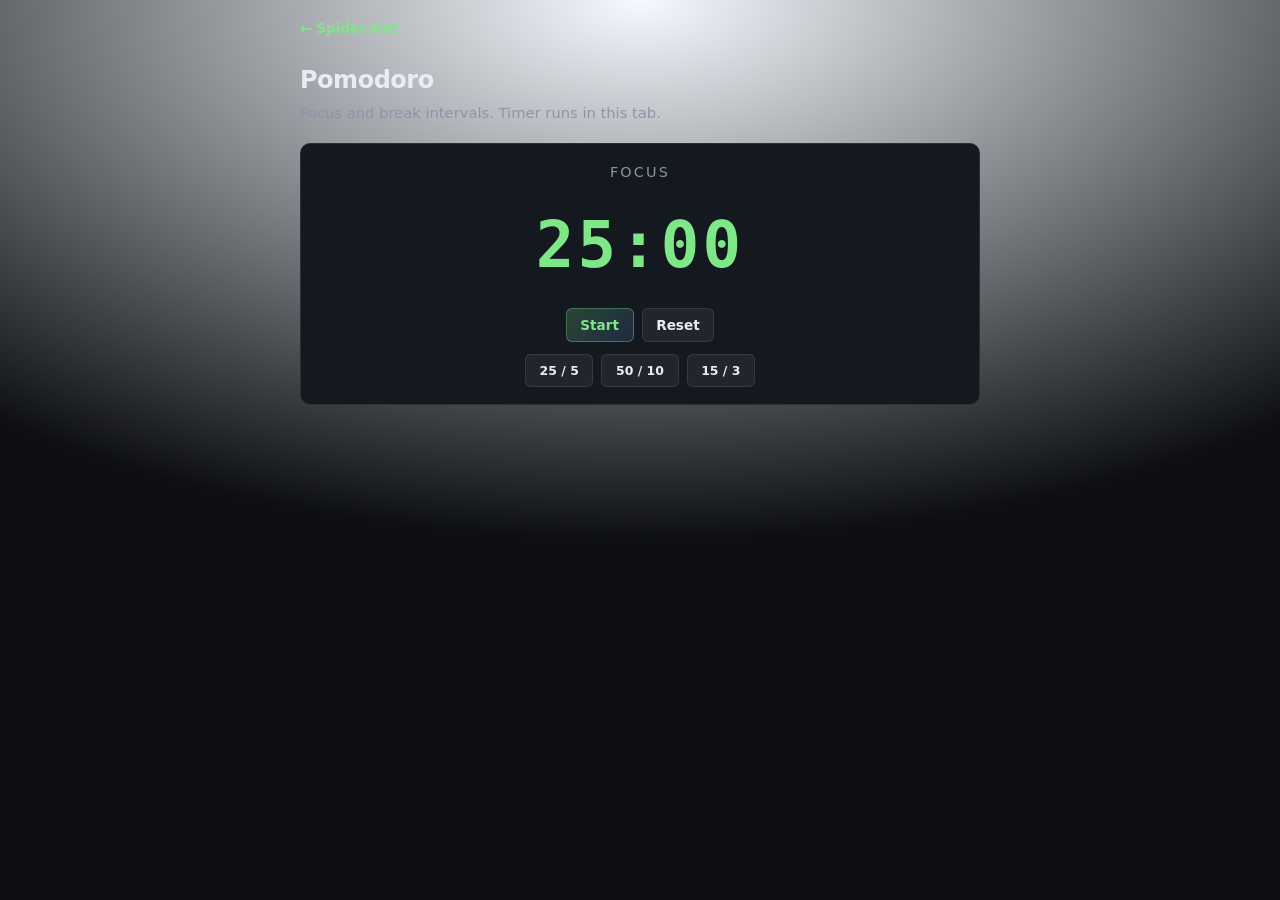
<file: useful/pomodoro.html>
<!DOCTYPE html>
<html lang="en">
<head>
  <meta charset="UTF-8" />
  <meta name="viewport" content="width=device-width, initial-scale=1" />
  <title>Pomodoro — Spider-Net</title>
  <link rel="stylesheet" href="../subpage.css" />
  <style>
    .pom-display {
      font-family: var(--mono);
      font-size: clamp(2.5rem, 10vw, 4rem);
      font-weight: 700;
      text-align: center;
      margin: 1rem 0;
      color: var(--accent);
      letter-spacing: 0.05em;
    }
    .pom-mode {
      text-align: center;
      font-size: 0.9rem;
      color: var(--muted);
      text-transform: uppercase;
      letter-spacing: 0.15em;
      margin-bottom: 0.5rem;
    }
    .pom-actions {
      display: flex;
      flex-wrap: wrap;
      gap: 8px;
      justify-content: center;
      margin-top: 1rem;
    }
    .pom-presets {
      display: flex;
      gap: 8px;
      justify-content: center;
      flex-wrap: wrap;
      margin-top: 0.75rem;
    }
    .pom-presets button {
      font-size: 0.78rem;
    }
  </style>
</head>
<body>
  <div class="subpage-top"><a class="back" href="../index.html">← Spider-Net</a></div>
  <main class="subpage-main">
    <h1>Pomodoro</h1>
    <p class="lede">Focus and break intervals. Timer runs in this tab.</p>
    <div class="card">
      <div class="pom-mode" id="mode">Focus</div>
      <div class="pom-display" id="clock" role="timer" aria-live="polite">25:00</div>
      <div class="pom-actions">
        <button type="button" class="btn btn-primary" id="toggle">Start</button>
        <button type="button" class="btn" id="reset">Reset</button>
      </div>
      <div class="pom-presets">
        <button type="button" class="btn" data-focus="25" data-break="5">25 / 5</button>
        <button type="button" class="btn" data-focus="50" data-break="10">50 / 10</button>
        <button type="button" class="btn" data-focus="15" data-break="3">15 / 3</button>
      </div>
    </div>
  </main>
  <script>
(function () {
  const clockEl = document.getElementById("clock");
  const modeEl = document.getElementById("mode");
  const toggleBtn = document.getElementById("toggle");
  const resetBtn = document.getElementById("reset");

  let focusMin = 25;
  let breakMin = 5;
  let secondsLeft = focusMin * 60;
  let onBreak = false;
  let running = false;
  let intervalId = null;

  function fmt(s) {
    const m = Math.floor(s / 60);
    const r = s % 60;
    return String(m).padStart(2, "0") + ":" + String(r).padStart(2, "0");
  }

  function paint() {
    clockEl.textContent = fmt(secondsLeft);
    modeEl.textContent = onBreak ? "Break" : "Focus";
    document.title = (running ? "▶ " : "") + fmt(secondsLeft) + " — Spider-Net";
    toggleBtn.textContent = running ? "Pause" : "Start";
  }

  function tick() {
    if (secondsLeft <= 0) {
      onBreak = !onBreak;
      secondsLeft = (onBreak ? breakMin : focusMin) * 60;
      try {
        const Ctx = window.AudioContext || window.webkitAudioContext;
        if (Ctx) {
          const ctx = new Ctx();
          const o = ctx.createOscillator();
          const g = ctx.createGain();
          o.connect(g);
          g.connect(ctx.destination);
          o.frequency.value = 880;
          g.gain.value = 0.06;
          o.start();
          o.stop(ctx.currentTime + 0.12);
        }
      } catch (_) {}
      paint();
      return;
    }
    secondsLeft--;
    paint();
  }

  function startTimer() {
    if (intervalId) return;
    intervalId = setInterval(tick, 1000);
    running = true;
    paint();
  }

  function stopTimer() {
    if (intervalId) {
      clearInterval(intervalId);
      intervalId = null;
    }
    running = false;
    paint();
  }

  toggleBtn.addEventListener("click", () => {
    if (running) stopTimer();
    else startTimer();
  });

  resetBtn.addEventListener("click", () => {
    stopTimer();
    onBreak = false;
    secondsLeft = focusMin * 60;
    paint();
  });

  document.querySelectorAll(".pom-presets button").forEach((b) => {
    b.addEventListener("click", () => {
      focusMin = Number(b.dataset.focus);
      breakMin = Number(b.dataset.break);
      stopTimer();
      onBreak = false;
      secondsLeft = focusMin * 60;
      paint();
    });
  });

  paint();
})();
  </script>
</body>
</html>
</file>
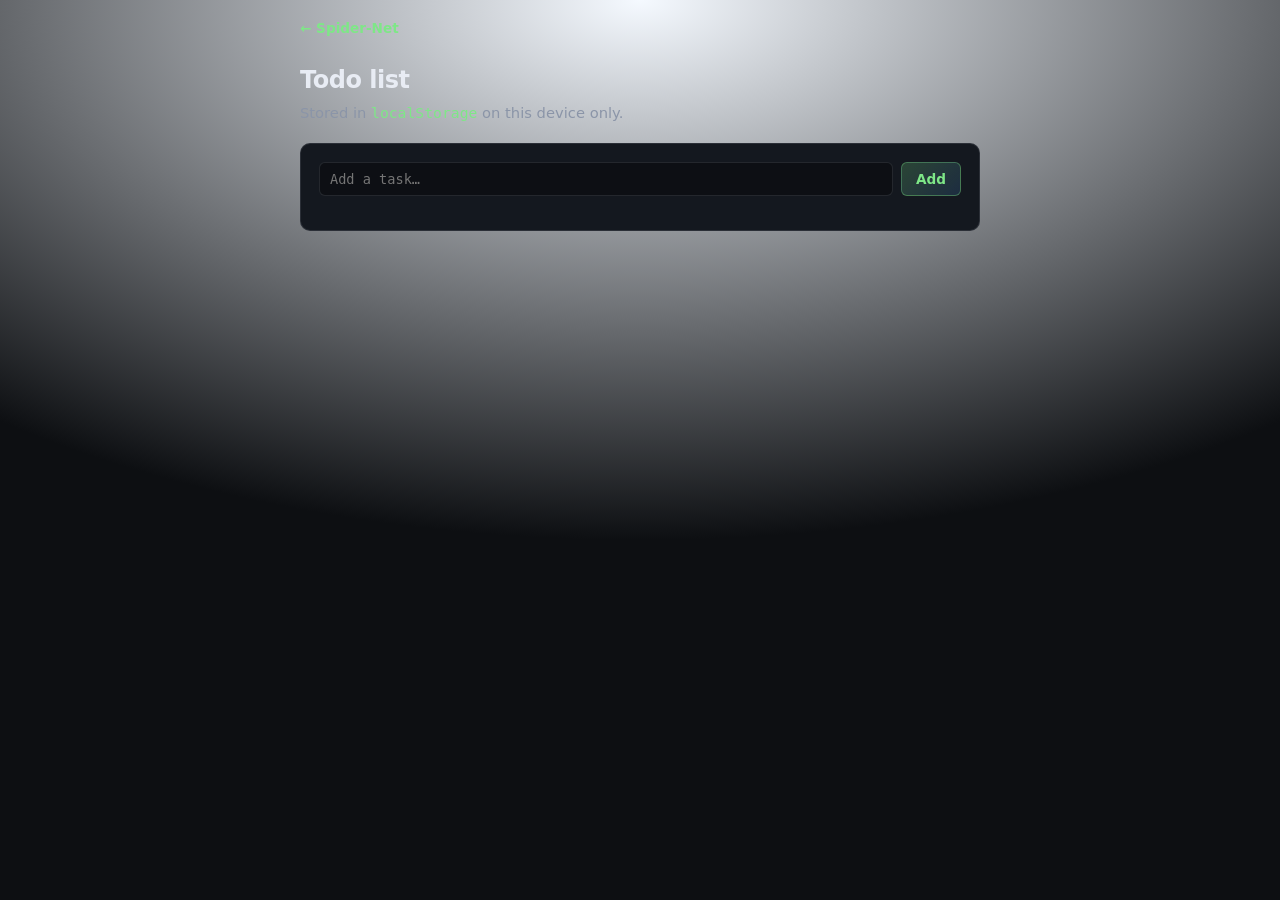
<file: useful/todo.html>
<!DOCTYPE html>
<html lang="en">
<head>
  <meta charset="UTF-8" />
  <meta name="viewport" content="width=device-width, initial-scale=1" />
  <title>Todo list — Spider-Net</title>
  <link rel="stylesheet" href="../subpage.css" />
  <style>
    .todo-add {
      display: flex;
      gap: 8px;
      margin-bottom: 1rem;
    }
    .todo-add input {
      flex: 1;
      min-width: 0;
    }
    .todo-list {
      list-style: none;
      margin: 0;
      padding: 0;
    }
    .todo-list li {
      display: flex;
      align-items: center;
      gap: 0.5rem;
      padding: 0.5rem 0;
      border-bottom: 1px solid var(--border);
      font-size: 0.95rem;
    }
    .todo-list li.done span {
      text-decoration: line-through;
      color: var(--muted);
    }
    .todo-list button {
      margin-left: auto;
      font-size: 0.75rem;
      padding: 0.25rem 0.5rem;
      border-radius: 4px;
      border: 1px solid var(--border);
      background: transparent;
      color: var(--danger);
      cursor: pointer;
    }
  </style>
</head>
<body>
  <div class="subpage-top"><a class="back" href="../index.html">← Spider-Net</a></div>
  <main class="subpage-main">
    <h1>Todo list</h1>
    <p class="lede">Stored in <code style="color: var(--accent)">localStorage</code> on this device only.</p>
    <div class="card">
      <form class="todo-add" id="form" autocomplete="off">
        <input type="text" id="text" placeholder="Add a task…" maxlength="200" aria-label="New task" />
        <button type="submit" class="btn btn-primary">Add</button>
      </form>
      <ul class="todo-list" id="list" aria-label="Tasks"></ul>
    </div>
  </main>
  <script>
(function () {
  const KEY = "spider-net-todo";
  const form = document.getElementById("form");
  const text = document.getElementById("text");
  const list = document.getElementById("list");

  function load() {
    try {
      const raw = localStorage.getItem(KEY);
      return raw ? JSON.parse(raw) : [];
    } catch (_) {
      return [];
    }
  }

  function save(items) {
    localStorage.setItem(KEY, JSON.stringify(items));
  }

  function render() {
    const items = load();
    list.innerHTML = "";
    items.forEach((item, i) => {
      const li = document.createElement("li");
      if (item.done) li.classList.add("done");
      const cb = document.createElement("input");
      cb.type = "checkbox";
      cb.checked = item.done;
      cb.setAttribute("aria-label", "Done");
      cb.addEventListener("change", () => {
        items[i].done = cb.checked;
        save(items);
        render();
      });
      const span = document.createElement("span");
      span.textContent = item.text;
      const del = document.createElement("button");
      del.type = "button";
      del.textContent = "Remove";
      del.addEventListener("click", () => {
        items.splice(i, 1);
        save(items);
        render();
      });
      li.appendChild(cb);
      li.appendChild(span);
      li.appendChild(del);
      list.appendChild(li);
    });
  }

  form.addEventListener("submit", (e) => {
    e.preventDefault();
    const t = text.value.trim();
    if (!t) return;
    const items = load();
    items.push({ text: t, done: false });
    save(items);
    text.value = "";
    render();
  });

  render();
})();
  </script>
</body>
</html>
</file>
<file: styles.css>
:root {
  --bg: #0d0f12;
  --bg-elev: #14181f;
  --border: rgba(200, 210, 225, 0.12);
  --text: #e8ecf4;
  --muted: #8b95a8;
  --accent: #7ee787;
  --accent-dim: rgba(126, 231, 135, 0.35);
  --strike: #ff9f43;
  --patrol: #54a0ff;
  --danger: #ff6b6b;
  --silk: rgba(220, 230, 245, 0.22);
  --font: system-ui, -apple-system, "Segoe UI", Roboto, "Helvetica Neue", sans-serif;
  --mono: ui-monospace, "Cascadia Code", "Source Code Pro", Menlo, Consolas, monospace;
  --radius: 10px;
}

*,
*::before,
*::after {
  box-sizing: border-box;
}

html {
  font-size: 16px;
  -webkit-font-smoothing: antialiased;
}

body {
  margin: 0;
  min-height: 100vh;
  font-family: var(--font);
  color: var(--text);
  background: var(--bg);
  line-height: 1.45;
}

.web-bg {
  position: fixed;
  inset: 0;
  pointer-events: none;
  z-index: 0;
  background:
    radial-gradient(ellipse 80% 50% at 50% -20%, rgba(84, 160, 255, 0.08), transparent),
    radial-gradient(ellipse 60% 40% at 100% 50%, rgba(126, 231, 135, 0.05), transparent),
    var(--bg);
  opacity: 1;
}

.web-bg::before {
  content: "";
  position: absolute;
  inset: 0;
  background-image:
    linear-gradient(90deg, var(--silk) 1px, transparent 1px),
    linear-gradient(var(--silk) 1px, transparent 1px);
  background-size: 48px 48px;
  mask-image: radial-gradient(ellipse 70% 60% at 50% 40%, black, transparent);
  opacity: 0.4;
}

.header,
.layout,
.footer {
  position: relative;
  z-index: 1;
}

.header {
  padding: 1.75rem 1.5rem 1rem;
  max-width: 1200px;
  margin: 0 auto;
}

.brand {
  display: flex;
  gap: 1rem;
  align-items: flex-start;
}

.brand-icon {
  font-size: 2.25rem;
  line-height: 1;
  filter: drop-shadow(0 0 12px var(--accent-dim));
}

.brand h1 {
  margin: 0 0 0.35rem;
  font-size: 1.75rem;
  font-weight: 700;
  letter-spacing: -0.02em;
}

.tagline {
  margin: 0;
  color: var(--muted);
  font-size: 0.95rem;
  max-width: 52ch;
}

.tagline em {
  color: var(--accent);
  font-style: normal;
  font-weight: 600;
}

.layout {
  display: grid;
  gap: 1rem;
  padding: 0 1.5rem 2rem;
  max-width: 1200px;
  margin: 0 auto;
  grid-template-columns: minmax(240px, 280px) 1fr minmax(220px, 300px);
  align-items: start;
}

@media (max-width: 960px) {
  .layout {
    grid-template-columns: 1fr;
  }
}

.panel {
  background: var(--bg-elev);
  border: 1px solid var(--border);
  border-radius: var(--radius);
  padding: 1.1rem 1.15rem;
}

.panel h2 {
  margin: 0 0 1rem;
  font-size: 0.75rem;
  text-transform: uppercase;
  letter-spacing: 0.12em;
  color: var(--muted);
  font-weight: 600;
}

.field {
  display: flex;
  flex-direction: column;
  gap: 0.35rem;
  margin-bottom: 0.85rem;
}

.field span:first-child {
  font-size: 0.8rem;
  color: var(--muted);
}

input[type="url"],
input[type="number"] {
  font-family: var(--mono);
  font-size: 0.8rem;
  padding: 0.55rem 0.65rem;
  border-radius: 6px;
  border: 1px solid var(--border);
  background: rgba(0, 0, 0, 0.35);
  color: var(--text);
}

input[type="url"]:focus,
input[type="number"]:focus {
  outline: 2px solid var(--accent-dim);
  border-color: var(--accent);
}

input[type="range"] {
  width: calc(100% - 2.5rem);
  accent-color: var(--accent);
  vertical-align: middle;
}

.range-val {
  display: inline-block;
  min-width: 1.25rem;
  font-family: var(--mono);
  font-size: 0.8rem;
  color: var(--accent);
  margin-left: 0.35rem;
}

.grid-2 {
  display: grid;
  grid-template-columns: 1fr 1fr;
  gap: 0.65rem;
}

.row {
  display: flex;
  align-items: center;
  gap: 0.5rem;
  flex-wrap: wrap;
  margin-bottom: 0.65rem;
}

.check {
  display: flex;
  align-items: center;
  gap: 0.45rem;
  font-size: 0.85rem;
  cursor: pointer;
  user-select: none;
}

.check input {
  accent-color: var(--accent);
}

.hint {
  font-size: 0.72rem;
  color: var(--muted);
}

.actions {
  display: flex;
  flex-wrap: wrap;
  gap: 0.5rem;
  margin-top: 0.5rem;
}

.btn {
  font-family: var(--font);
  font-size: 0.82rem;
  font-weight: 600;
  padding: 0.55rem 0.9rem;
  border-radius: 6px;
  border: 1px solid var(--border);
  background: rgba(255, 255, 255, 0.04);
  color: var(--text);
  cursor: pointer;
  transition: background 0.15s, border-color 0.15s, transform 0.1s;
}

.btn:hover:not(:disabled) {
  background: rgba(255, 255, 255, 0.08);
}

.btn:active:not(:disabled) {
  transform: scale(0.98);
}

.btn:disabled {
  opacity: 0.45;
  cursor: not-allowed;
}

.btn.primary {
  background: linear-gradient(135deg, rgba(126, 231, 135, 0.25), rgba(84, 160, 255, 0.2));
  border-color: var(--accent-dim);
  color: var(--accent);
}

.btn.ghost {
  background: transparent;
}

.phase {
  margin-top: 1rem;
  padding-top: 0.85rem;
  border-top: 1px solid var(--border);
  display: flex;
  justify-content: space-between;
  align-items: center;
}

.phase-label {
  font-size: 0.72rem;
  text-transform: uppercase;
  letter-spacing: 0.1em;
  color: var(--muted);
}

.phase-value {
  font-family: var(--mono);
  font-size: 0.78rem;
  color: var(--strike);
  text-transform: lowercase;
}

.viz-wrap {
  background: var(--bg-elev);
  border: 1px solid var(--border);
  border-radius: var(--radius);
  padding: 0.75rem;
  min-height: 320px;
}

#webCanvas {
  display: block;
  width: 100%;
  height: auto;
  border-radius: 6px;
  background: radial-gradient(ellipse at center, #1a222e 0%, #0d1015 100%);
}

.viz-legend {
  display: flex;
  flex-wrap: wrap;
  gap: 0.85rem 1.25rem;
  margin-top: 0.65rem;
  font-size: 0.75rem;
  color: var(--muted);
  align-items: center;
}

.dot {
  display: inline-block;
  width: 8px;
  height: 8px;
  border-radius: 50%;
  margin-right: 0.35rem;
  vertical-align: middle;
}

.dot.prey {
  background: var(--patrol);
  box-shadow: 0 0 8px var(--patrol);
}

.dot.current {
  background: var(--strike);
  box-shadow: 0 0 10px var(--strike);
}

.spider-mini {
  font-size: 0.9rem;
}

.stats {
  font-family: var(--mono);
  font-size: 0.72rem;
  color: var(--muted);
  margin-bottom: 0.75rem;
  line-height: 1.6;
}

.log {
  list-style: none;
  margin: 0;
  padding: 0;
  max-height: 420px;
  overflow-y: auto;
  font-size: 0.72rem;
  font-family: var(--mono);
}

.log li {
  padding: 0.35rem 0;
  border-bottom: 1px solid var(--border);
  color: var(--muted);
  word-break: break-all;
}

.log li:first-child {
  border-top: 1px solid var(--border);
}

.log .ok {
  color: var(--accent);
}

.log .err {
  color: var(--danger);
}

.sublinks {
  max-width: 1200px;
  margin: 0 auto 1.25rem;
  padding: 0 1.5rem;
}

.sublinks-inner {
  display: grid;
  grid-template-columns: repeat(2, 1fr);
  gap: 1rem;
  background: var(--bg-elev);
  border: 1px solid var(--border);
  border-radius: var(--radius);
  padding: 1rem 1.25rem;
}

@media (max-width: 520px) {
  .sublinks-inner {
    grid-template-columns: 1fr;
  }
}

.sublinks-title {
  margin: 0 0 0.5rem;
  font-size: 0.7rem;
  text-transform: uppercase;
  letter-spacing: 0.14em;
  color: var(--muted);
  font-weight: 600;
}

.sublinks-list {
  margin: 0;
  padding: 0;
  list-style: none;
}

.sublinks-list li {
  margin: 0.35rem 0;
}

.sublinks-list a {
  color: var(--accent);
  text-decoration: none;
  font-size: 0.9rem;
  font-weight: 500;
}

.sublinks-list a:hover {
  text-decoration: underline;
}

.footer {
  text-align: center;
  padding: 1rem 1.5rem 2rem;
  color: var(--muted);
  font-size: 0.78rem;
}
</file>
<file: subpage.css>
:root {
  --bg: #0d0f12;
  --bg-elev: #14181f;
  --border: rgba(200, 210, 225, 0.12);
  --text: #e8ecf4;
  --muted: #8b95a8;
  --accent: #7ee787;
  --accent-dim: rgba(126, 231, 135, 0.35);
  --patrol: #54a0ff;
  --danger: #ff6b6b;
  --font: system-ui, -apple-system, "Segoe UI", Roboto, "Helvetica Neue", sans-serif;
  --mono: ui-monospace, "Cascadia Code", "Source Code Pro", Menlo, Consolas, monospace;
  --radius: 10px;
}

*,
*::before,
*::after {
  box-sizing: border-box;
}

html {
  font-size: 16px;
  -webkit-font-smoothing: antialiased;
}

body {
  margin: 0;
  min-height: 100vh;
  font-family: var(--font);
  color: var(--text);
  background: radial-gradient(ellipse 80% 60% at 50% 0%, rgba(84, 160, 255, 0.06), var(--bg));
  line-height: 1.45;
}

.subpage-top {
  max-width: 720px;
  margin: 0 auto;
  padding: 1rem 1.25rem 0;
}

.back {
  font-size: 0.85rem;
  color: var(--accent);
  text-decoration: none;
  font-weight: 600;
}

.back:hover {
  text-decoration: underline;
}

.subpage-main {
  max-width: 720px;
  margin: 0 auto;
  padding: 1rem 1.25rem 2rem;
}

.subpage-main h1 {
  margin: 0.5rem 0 0.25rem;
  font-size: 1.5rem;
  letter-spacing: -0.02em;
}

.subpage-main .lede {
  margin: 0 0 1.25rem;
  color: var(--muted);
  font-size: 0.92rem;
}

.card {
  background: var(--bg-elev);
  border: 1px solid var(--border);
  border-radius: var(--radius);
  padding: 1.1rem 1.15rem;
}

.btn {
  font-family: var(--font);
  font-size: 0.85rem;
  font-weight: 600;
  padding: 0.5rem 0.85rem;
  border-radius: 6px;
  border: 1px solid var(--border);
  background: rgba(255, 255, 255, 0.06);
  color: var(--text);
  cursor: pointer;
}

.btn:hover {
  background: rgba(255, 255, 255, 0.1);
}

.btn-primary {
  background: linear-gradient(135deg, rgba(126, 231, 135, 0.22), rgba(84, 160, 255, 0.15));
  border-color: var(--accent-dim);
  color: var(--accent);
}

input,
select,
textarea {
  font-family: var(--mono);
  font-size: 0.85rem;
  padding: 0.5rem 0.6rem;
  border-radius: 6px;
  border: 1px solid var(--border);
  background: rgba(0, 0, 0, 0.35);
  color: var(--text);
}

input:focus,
select:focus,
textarea:focus {
  outline: 2px solid var(--accent-dim);
  border-color: var(--accent);
}

kbd {
  font-family: var(--mono);
  font-size: 0.75rem;
  padding: 0.15rem 0.4rem;
  border-radius: 4px;
  border: 1px solid var(--border);
  background: rgba(0, 0, 0, 0.35);
}
</file>
